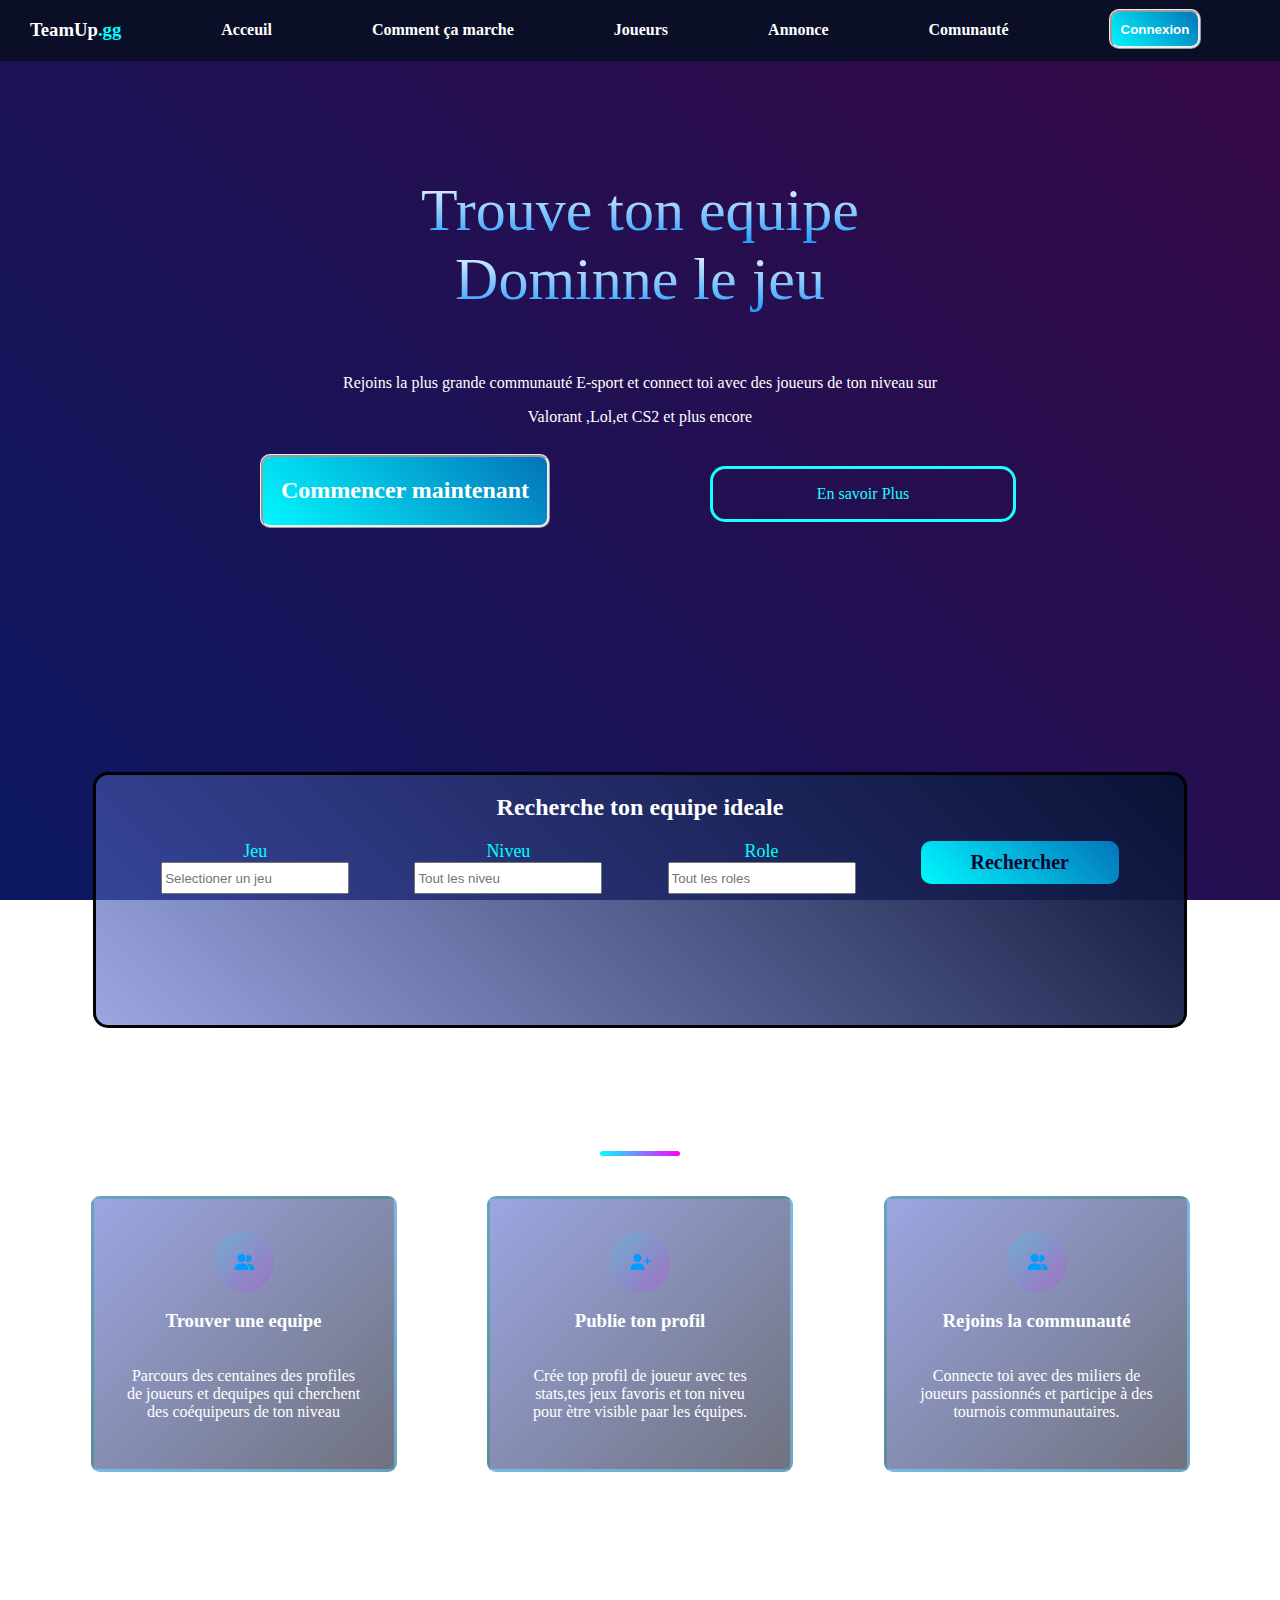
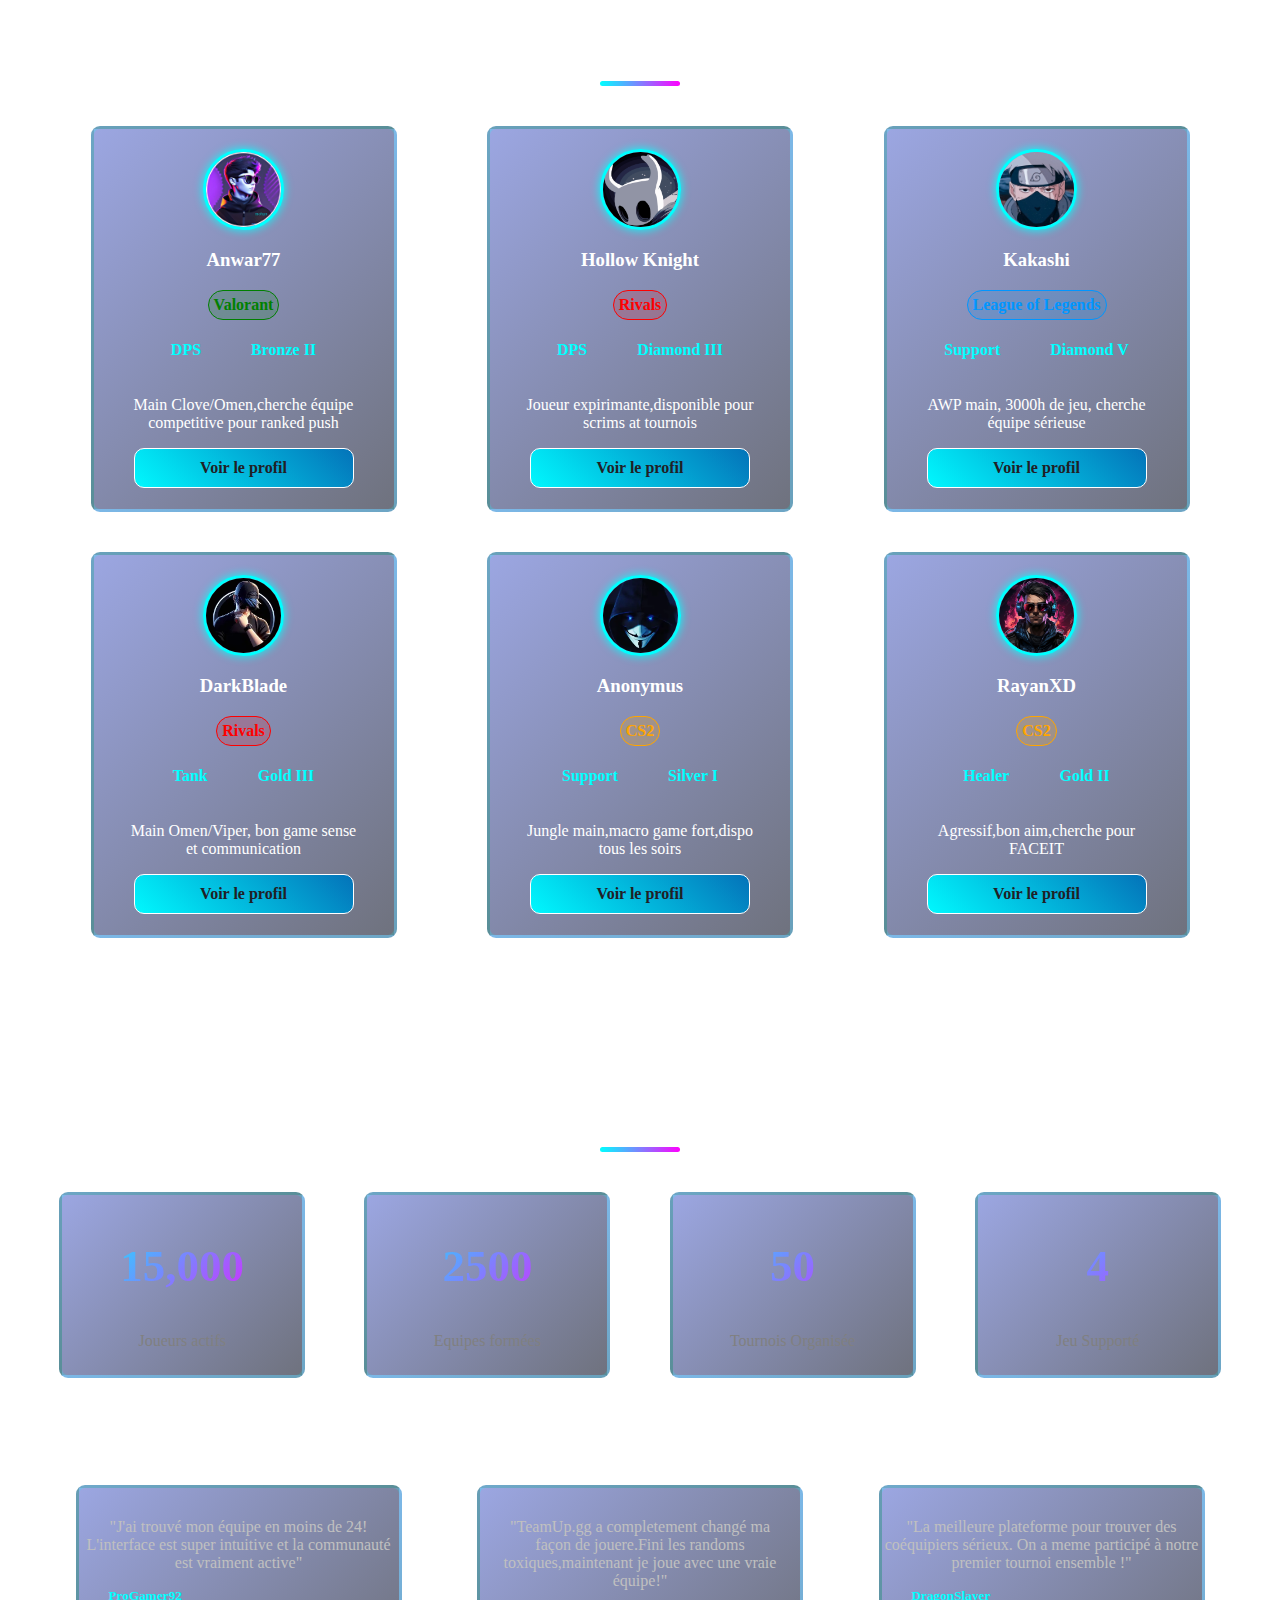
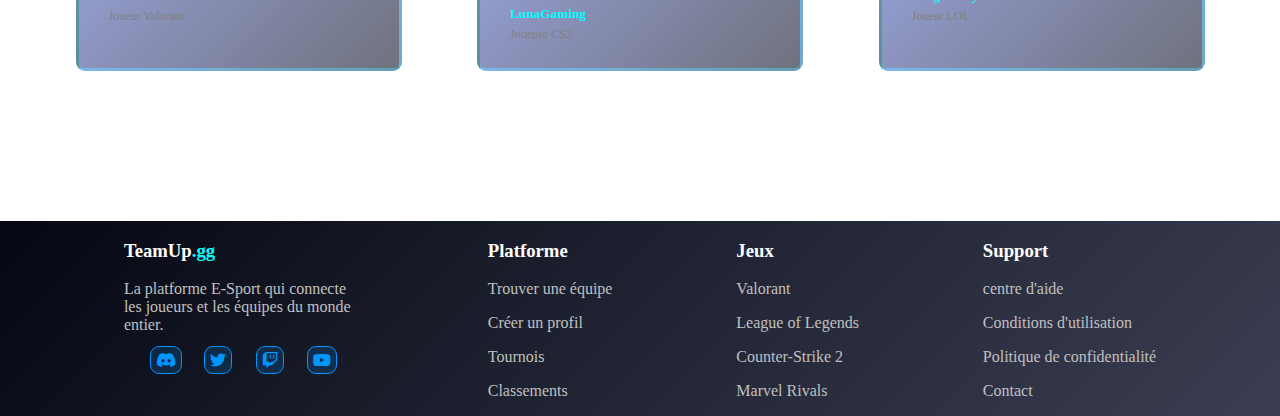
<file: index.html>
<!DOCTYPE html>
<html lang="en">

<head>
    <meta charset="UTF-8">
    <meta name="viewport" content="width=device-width, initial-scale=1.0">
    <title>Acceuil</title>
    <link rel="stylesheet" href="style.css">
    <link rel="stylesheet" href="https://cdnjs.cloudflare.com/ajax/libs/font-awesome/6.5.0/css/all.min.css">
</head>



<body>
    <header>
        <h3 class="centered white" style="margin-left: 30px;">TeamUp<span class="blue">.gg</span> </h3>
        <a href="index.html">
            <h4 class="centered white">Acceuil</h4>
        </a>
        <a href="marche.html">
            <h4 class="centered white">Comment ça marche</h4>
        </a>
        <a href="Joueurs.html">
            <h4 class="centered white">Joueurs</h4>
        </a>
        <a href="anonce.html">
            <h4 class="centered white">Annonce</h4>
        </a>
        <a href="#">
            <h4 class="centered white">Comunauté</h4>
        </a>
        <a
            href="https://www.figma.com/design/F5B2CC9qzQIDfUvNK25Jl6/GenV-First-design-brief-project?node-id=1-2&t=AIgs9ixZDYy6hTfU-0">
            <button class="connection white marl  buttonsize" style="margin-top: 9px;">
                <h4>Connexion</h4>
            </button>
        </a>

    </header>
    <div>

        <p style="margin-top: 115px; margin-bottom: 0px; font-size: 60px;" class="grad1 flex center">Trouve ton equipe
            </h1>
        <p style="font-size: 60px; ; margin-top: 0px" class="grad1 flex center">Dominne le jeu</h1>
        <p style="margin-top: 50px;" class="white  center">Rejoins la plus grande communauté E-sport et connect toi avec
            des joueurs de ton niveau sur </p>
        <p class="white spaceDown center">Valorant ,Lol,et CS2 et plus encore </p>
        <div class="flex">
            <a target="_blank"
                href="https://www.figma.com/design/F5B2CC9qzQIDfUvNK25Jl6/GenV-First-design-brief-project?node-id=1-2&t=AIgs9ixZDYy6hTfU-0"
                class="buttonsize2">
                <h2 class="connection center buttonsize2 white">Commencer maintenant</h2>
            </a>
            <a target="_blank" href="https://www.youtube.com/watch?v=tDqTXipQmBU"
                class="center buttonsize3 buttoncolor">En savoir Plus</a>
        </div>
    </div>
    <div class="flexs">
        <div class="backcolor2 spaceDown">
            <h2 class="white center ">Recherche ton equipe ideale</h2>
            <div class="flex2">
                <div class="col">
                    <label class="aqua" for="jeu">Jeu</label>
                    <input list="options" type="text" class="input" name="jeu" id="jeu"
                        placeholder="Selectioner un jeu">
                    <datalist id="options">
                        <option value="Valorant">
                        <option value="CS2">
                        <option value="League of Legends">
                        <option value="Marvel rivals">
                    </datalist>
                </div>
                <div class="col">
                    <label class="aqua" for="niveueu">Niveu</label>
                    <input list="ranks" type="text" class="input" name="niveau" id="niveau"
                        placeholder="Tout les niveu">
                    <datalist id="ranks">
                        <option value="Diamond">
                        <option value="platinium">
                        <option value="Gold">
                        <option value="Silver">
                        <option value="Bronze">
                    </datalist>
                </div>
                <div class="col">
                    <label class="aqua" for="role">Role</label>
                    <input list="roles" type="text" class="input" name="role" id="role" placeholder="Tout les roles">
                    <datalist id="roles">
                        <option value="Dps">
                        <option value="Tank">
                        <option value="Healer">
                        <option value="Support">

                    </datalist>
                </div>
                <a href="#" target="_blank" class="connection width center"><strong> Rechercher</strong></a>
            </div>

        </div>
    </div>
    
    <h2 class="center white fontsize "> Comment ça marche?</h2>
    </div>
    <div class="flexs spaceDown">
        <div class="line "></div>
    </div>
    <div class="flex2 spaceDown2">
        <div class="width2 flex3 col grad2 ">

            <div class="icon">
                <i class="fa-solid fa-user-group"></i>
            </div>

            <h3 class=" center white">Trouver une equipe</h3>
            <p class="white maxw">Parcours des centaines des profiles de joueurs et dequipes qui cherchent des
                coéquipeurs de ton niveau</p>
        </div>
        <div class="width2 flex3 col grad2">

            <div class="icon">
                <i class="fa-solid fa-user-plus"></i>
            </div>

            <h3 class=" center white">Publie ton profil</h3>
            <p class="white maxw">Crée top profil de joueur avec tes stats,tes jeux favoris et ton niveu pour ètre
                visible paar les équipes.
            </p>
        </div>
        <div class="width2 flex3 col grad2 ">

            <div class="icon">
                <i class="fa-solid fa-user-group"></i>
            </div>

            <h3 class=" center white">Rejoins la communauté</h3>
            <p class="white maxw">Connecte toi avec des miliers de joueurs passionnés et participe à des tournois
                communautaires.</p>
        </div>
    </div>

     <h2 class="center white fontsize"> Joueurs disponibles</h2>
    <div class="flexs spaceDown center">
        <div class="line "></div>
    </div>
    <div class="flex2 spaceDown">
        <div class="width3  col grad2 ">
            <img src="images/pic1.jpg" alt="profile picture">
            <h3 class="white">Anwar77</h3>
            <h4 class="green mar">Valorant</h4>
            <div class="flex2 gap blue">
                <h4>DPS</h4>
                <h4>Bronze II</h4>
            </div>
            <p class="maxw2 white ">Main Clove/Omen,cherche équipe competitive pour ranked push </p>
            <a href="#" target="_blank" class="connection width6 cen"><strong> Voir le profil</strong></a>


        </div>
        <div class="width3  col grad2 ">
            <img src="images/pic6.jpg" alt="profile picture">
            <h3 class="white">Hollow Knight</h3>
            <h4 class="red mar ">Rivals</h4>
            <div class="flex2 gap blue">
                <h4>DPS</h4>
                <h4>Diamond III</h4>
            </div>
            <p class="maxw2 white">Joueur expirimante,disponible pour scrims at tournois</p>
            <a href="#" target="_blank" class="connection width6 cen"><strong> Voir le profil</strong></a>

        </div>
        <div class="width3  col grad2 ">
            <img src="images/pic7.jpg" alt="profile picture">
            <h3 class="white">Kakashi</h3>
            <h4 class="blue2 mar">League of Legends</h4>
            <div class="flex2 gap blue">
                <h4>Support</h4>
                <h4>Diamond V</h4>
            </div>
            <p class="maxw2 white">AWP main, 3000h de jeu, cherche équipe sérieuse</p>
            <a href="#" target="_blank" class="connection width6 cen"><strong> Voir le profil</strong></a>
        </div>
    </div>
    <div class="flex2 spaceDown2">
        <div class="width3  col grad2 ">
            <img src="images/pic2.jpg" alt="profile picture">
            <h3 class="white">DarkBlade</h3>
            <h4 class="red mar ">Rivals</h4>
            <div class="flex2 gap blue">
                <h4>Tank</h4>
                <h4>Gold III</h4>
            </div>
            <p class="maxw2 white">Main Omen/Viper, bon game sense et communication</p>
            <a href="#" target="_blank" class="connection width6 cen"><strong> Voir le profil</strong></a>
        </div>
        <div class="width3  col grad2 ">
            <img src="images/pic4.jpg" alt="profile picture">
            <h3 class="white">Anonymus</h3>
            <h4 class="yellow mar">CS2</h4>
            <div class="flex2 gap blue">
                <h4>Support</h4>
                <h4>Silver I</h4>

            </div>
            <p class="maxw2 white">Jungle main,macro game fort,dispo tous les soirs</p>
            <a href="#" target="_blank" class="connection width6 cen"><strong> Voir le profil</strong></a>
        </div>
        <div class="width3  col grad2 ">
            <img src="images/pic5.jpg" alt="profile picture">
            <h3 class="white">RayanXD</h3>
            <h4 class="yellow mar">CS2</h4>
            <div class="flex2 gap blue">
                <h4>Healer</h4>
                <h4>Gold II</h4>
            </div>
            <p class="maxw2 white">Agressif,bon aim,cherche pour FACEIT</p>
            <a href="#" target="_blank" class="connection width6 cen"><strong> Voir le profil</strong></a>
        </div>
    </div>
    
    

    
    <h2 class="center white fontsize "> Une communauté en pleine croissance</h2>
    <div class="flexs spaceDown center">
        <div class="line "></div>
    </div>
    <div class="flex2 ">
        <div class=" grad2 width4">
            <p class="num spaceDown center">15,000</p>
            <p class="grey center">Joueurs actifs</p>

        </div class=" grad2 width4">
        <div class=" grad2 width4">
            <p class="num spaceDown center">2500</p>
            <p class="grey center">Equipes formées</p>
        </div>
        <div class=" grad2 width4">
            <p class="num spaceDown center">50</p>
            <p class="grey center">Tournois Organisée</p>
        </div>
        <div class=" grad2 width4 spaceDown">
            <p class="num spaceDown center">4</p>
            <p class="grey center">Jeu Supporté</p>
        </div>

    </div>
    <h2 class="center white "> Ce qu'ils disent de nous</h2>
    <div class="flex2 spaceDown2">
        <div class="grad2 width5">
            <div class="flex2 center">
                <p class="silver spaceUp center">"J'ai trouvé mon équipe en moins de 24!
                    L'interface est super intuitive et la communauté est vraiment active"
                </p>
            </div>
            <h5 class="blue mar spaceLeft">ProGamer92</h5>
            <p class="grey spaceLeft fontsize2">Joueur Valorant</p>

        </div>
        <div class="grad2 width5">
            <div class="flex2 center">
                <p class="silver spaceUp center maxw3">"TeamUp.gg a completement changé ma façon de jouere.Fini les
                    randoms toxiques,maintenant je joue avec une
                    vraie équipe!"
                </p>
            </div>
            <h5 class="blue mar spaceLeft">LunaGaming</h5>
            <p class="grey spaceLeft fontsize2">Joueuse CS2</p>

        </div>
        <div class="grad2 width5">
            <div class="flex2 center">
                <p class="silver spaceUp center">"La meilleure plateforme pour trouver des coéquipiers sérieux. On a
                    meme participé à notre premier
                    tournoi ensemble !"</p>
            </div>

            <h5 class="blue mar spaceLeft">DragonSlayer</h5>
            <p class="grey spaceLeft fontsize2">Joueur LOL</p>
        </div>
    </div>
    <footer class="flex2 z">
        <div>
            <h3 class="centered white ">TeamUp<span class="blue">.gg</span> </h3>
            <p class="maxw4 silver">La platforme E-Sport qui connecte les joueurs et les équipes du monde entier. </p>
            <div class="flex2">
                <a href="#" target="_blank" class="cen size">
                    <i class="fa-brands fa-discord blue3"></i>
                </a>
                <a href="#" target="_blank" class="cen size">
                    <i class="fa-brands fa-twitter blue3"></i>
                </a>
                <a href="#" target="_blank" class="cen size">
                    <i class="fa-brands fa-twitch blue3"></i>
                </a>
                <a href="#" target="_blank" class="cen size">
                    <i class="fa-brands fa-youtube blue3  "></i>
                </a>
            </div>
        </div>

        <div>
            <h3 class="white">Platforme</h3>
            <p class="silver">Trouver une équipe</p>
            <p class="silver">Créer un profil</p>
            <p class="silver">Tournois</p>
            <p class="silver">Classements</p>
        </div>
        <div>
            <h3 class="white">Jeux</h3>
            <p class="silver">Valorant</p>
            <p class="silver">League of Legends</p>
            <p class="silver">Counter-Strike 2</p>
            <p class="silver">Marvel Rivals</p>
        </div>
        <div>
            <h3 class="white">Support</h3>
            <p class="silver">centre d'aide</p>
            <p class="silver">Conditions d'utilisation</p>
            <p class="silver">Politique de confidentialité</p>
            <p class="silver">Contact</p>
        </div>
    </footer>
</body>


</html>
</file>
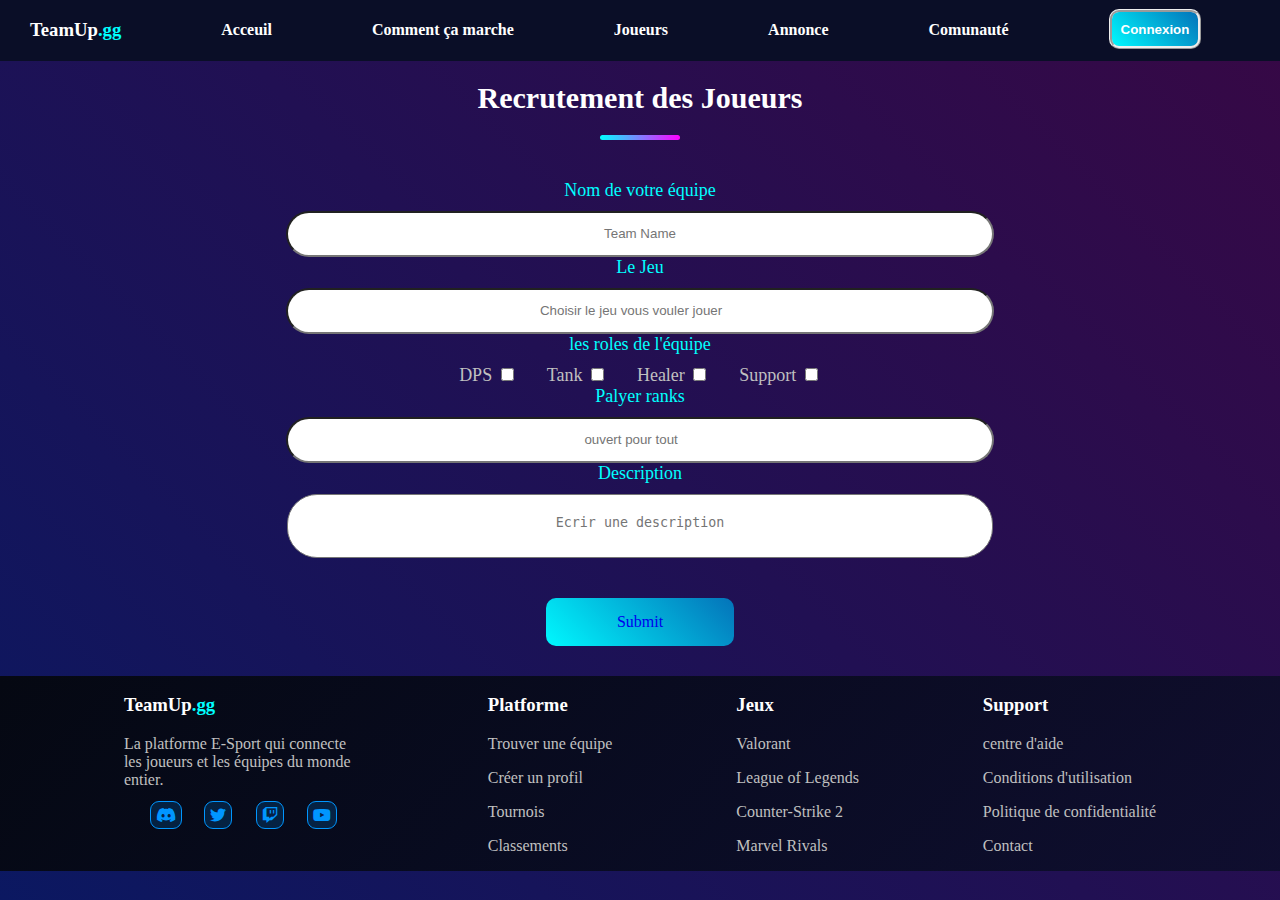
<file: anonce.html>
<!DOCTYPE html>
<html lang="en">

<head>
    <meta charset="UTF-8">
    <meta name="viewport" content="width=device-width, initial-scale=1.0">
    <title>Recrutement</title>
    <link rel="stylesheet" href="style.css">
    <link rel="stylesheet" href="https://cdnjs.cloudflare.com/ajax/libs/font-awesome/6.5.0/css/all.min.css">
</head>
</head>

<body>
    <header>
        <h3 class="centered white" style="margin-left: 30px;">TeamUp<span class="blue">.gg</span> </h3>
         <a href="index.html" >
            <h4 class="centered white">Acceuil</h4>
        </a>
        <a href="marche.html" >
        <h4 class="centered white">Comment ça marche</h4>
        </a>
        <a href="Joueurs.html" >
            <h4 class="centered white">Joueurs</h4>
        </a>
        <a href="anonce.html" >
            <h4 class="centered white">Annonce</h4>
        </a>
        <a href="#" >
            <h4 class="centered white">Comunauté</h4>
        </a>
        <a
            href="https://www.figma.com/design/F5B2CC9qzQIDfUvNK25Jl6/GenV-First-design-brief-project?node-id=1-2&t=AIgs9ixZDYy6hTfU-0">
            <button class="connection white marl  buttonsize" style="margin-top: 9px;">
                <h4>Connexion</h4>
            </button>
        </a>

    </header>
    <h1 class=" white fontsize center">Recrutement des Joueurs</h1>

    <div class="flexs spaceDown center">
        <div class="line "></div>
    </div>
    <label for="equipe" class="center down">Nom de votre équipe</label>
    <div class="flex2 center">
        <input type="text" id="equipe" class="input2" name="equipe" placeholder="Team Name">
    </div>
    <label for="equipe" class="center down">Le Jeu</label>
    <div class="flex2 center">
        <input type="text" list="games" id="equipe" class="input2" name="equipe"
            placeholder="Choisir le jeu vous vouler jouer">
        <datalist id="games">
            <option value="Valorant"></option>
            <option value="CS2"></option>
            <option value="League of legends"></option>
            <option value="Marvel rivals"></option>
        </datalist>

    </div>
    <label for="class" class="center down"> les roles de l'équipe</label>
    <div class="flex center">
        <label class="silver ">DPS
            <input type="checkbox">
        </label>
        <label class="silver">Tank
            <input type="checkbox">
        </label>
        <label class="silver">Healer
            <input type="checkbox">
        </label>
        <label class="silver">Support
            <input type="checkbox">
        </label>
    </div>
    <label for="ranks" class="center down">Palyer ranks</label>
    <div class="flex2 center">
        <input type="text" list="list3" id="ranks" class="input2" name="ranks" placeholder="ouvert pour tout">
        <datalist id="list3">
            <option value="Diamond"></option>
            <option value="platinium"></option>
            <option value="Gold"></option>
            <option value="Silver"></option>
        </datalist>
    </div>
    <label for="desc" class="center  down">Description</label>
    <div class="flex2 center  spaceDown">
        <textarea type="text" id="desc" class="input2 pad " name="desc" placeholder="Ecrir une description"></textarea>
    </div>
    <div class="flex2 center ">
        <a href="#" target="_blank" class="width7 center centered connection"> Submit</a>
    </div>


    <footer class="spaceUp flex2 z">
        <div>
            <h3 class="centered white ">TeamUp<span class="blue">.gg</span> </h3>
            <p class="maxw4 silver">La platforme E-Sport qui connecte les joueurs et les équipes du monde entier. </p>
            <div class="flex2">
                <a href="#" target="_blank" class="cen size">
                    <i class="fa-brands fa-discord blue3"></i>
                </a>
                <a href="#" target="_blank" class="cen size">
                    <i class="fa-brands fa-twitter blue3"></i>
                </a>
                <a href="#" target="_blank" class="cen size">
                    <i class="fa-brands fa-twitch blue3"></i>
                </a>
                <a href="#" target="_blank" class="cen size">
                    <i class="fa-brands fa-youtube blue3  "></i>
                </a>
            </div>
        </div>

        <div>
            <h3 class="white">Platforme</h3>
            <p class="silver">Trouver une équipe</p>
            <p class="silver">Créer un profil</p>
            <p class="silver">Tournois</p>
            <p class="silver">Classements</p>
        </div>
        <div>
            <h3 class="white">Jeux</h3>
            <p class="silver">Valorant</p>
            <p class="silver">League of Legends</p>
            <p class="silver">Counter-Strike 2</p>
            <p class="silver">Marvel Rivals</p>
        </div>
        <div>
            <h3 class="white">Support</h3>
            <p class="silver">centre d'aide</p>
            <p class="silver">Conditions d'utilisation</p>
            <p class="silver">Politique de confidentialité</p>
            <p class="silver">Contact</p>
        </div>
    </footer>
</body>

</html>
</file>
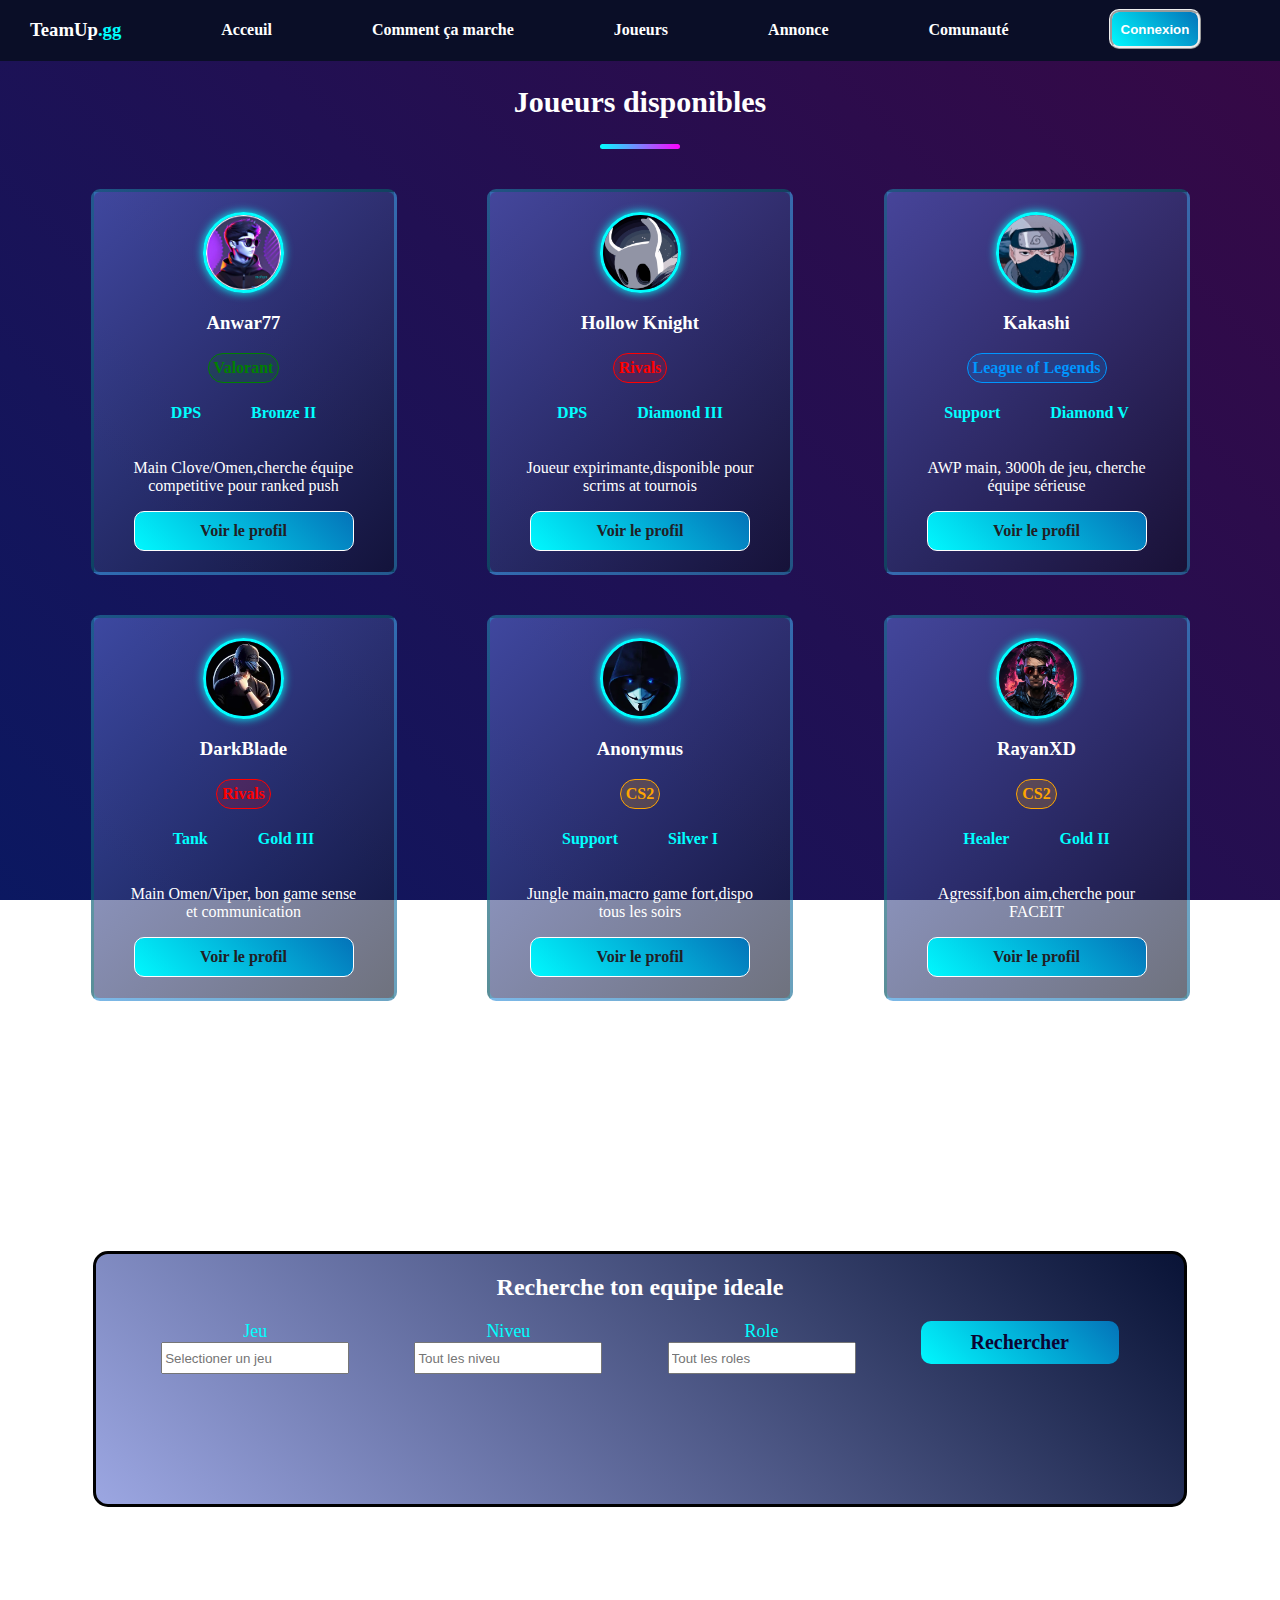
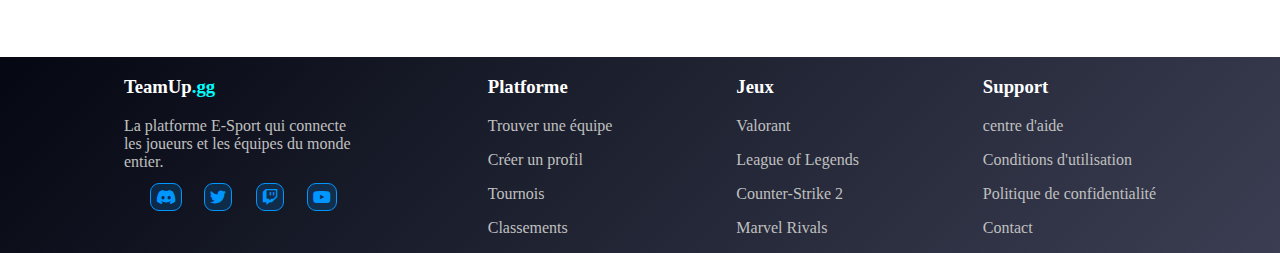
<file: Joueurs.html>
<!DOCTYPE html>
<html lang="en">

<head>
    <meta charset="UTF-8">
    <meta name="viewport" content="width=device-width, initial-scale=1.0">
    <title>Document</title>
    <link rel="stylesheet" href="style.css">
    <link rel="stylesheet" href="https://cdnjs.cloudflare.com/ajax/libs/font-awesome/6.5.0/css/all.min.css">

</head>

<body>
    <header>
        <h3 class="centered white" style="margin-left: 30px;">TeamUp<span class="blue">.gg</span> </h3>
        <a href="index.html">
            <h4 class="centered white">Acceuil</h4>
        </a>
        <a href="marche.html">
            <h4 class="centered white">Comment ça marche</h4>
        </a>
        <a href="Joueurs.html">
            <h4 class="centered white">Joueurs</h4>
        </a>
        <a href="anonce.html">
            <h4 class="centered white">Annonce</h4>
        </a>
        <a href="#">
            <h4 class="centered white">Comunauté</h4>
        </a>
        <a
            href="https://www.figma.com/design/F5B2CC9qzQIDfUvNK25Jl6/GenV-First-design-brief-project?node-id=1-2&t=AIgs9ixZDYy6hTfU-0">
            <button class="connection white marl  buttonsize" style="margin-top: 9px;">
                <h4>Connexion</h4>
            </button>
        </a>

    </header>


    <h2 class="center white fontsize"> Joueurs disponibles</h2>
    <div class="flexs spaceDown center">
        <div class="line "></div>
    </div>
    <div class="flex2 spaceDown">
        <div class="width3  col grad2 ">
            <img src="images/pic1.jpg" alt="profile picture">
            <h3 class="white">Anwar77</h3>
            <h4 class="green mar">Valorant</h4>
            <div class="flex2 gap blue">
                <h4>DPS</h4>
                <h4>Bronze II</h4>
            </div>
            <p class="maxw2 white ">Main Clove/Omen,cherche équipe competitive pour ranked push </p>
            <a href="#" target="_blank" class="connection width6 cen"><strong> Voir le profil</strong></a>


        </div>
        <div class="width3  col grad2 ">
            <img src="images/pic6.jpg" alt="profile picture">
            <h3 class="white">Hollow Knight</h3>
            <h4 class="red mar ">Rivals</h4>
            <div class="flex2 gap blue">
                <h4>DPS</h4>
                <h4>Diamond III</h4>
            </div>
            <p class="maxw2 white">Joueur expirimante,disponible pour scrims at tournois</p>
            <a href="#" target="_blank" class="connection width6 cen"><strong> Voir le profil</strong></a>

        </div>
        <div class="width3  col grad2 ">
            <img src="images/pic7.jpg" alt="profile picture">
            <h3 class="white">Kakashi</h3>
            <h4 class="blue2 mar">League of Legends</h4>
            <div class="flex2 gap blue">
                <h4>Support</h4>
                <h4>Diamond V</h4>
            </div>
            <p class="maxw2 white">AWP main, 3000h de jeu, cherche équipe sérieuse</p>
            <a href="#" target="_blank" class="connection width6 cen"><strong> Voir le profil</strong></a>
        </div>
    </div>
    <div class="flex2">
        <div class="width3  col grad2 ">
            <img src="images/pic2.jpg" alt="profile picture">
            <h3 class="white">DarkBlade</h3>
            <h4 class="red mar ">Rivals</h4>
            <div class="flex2 gap blue">
                <h4>Tank</h4>
                <h4>Gold III</h4>
            </div>
            <p class="maxw2 white">Main Omen/Viper, bon game sense et communication</p>
            <a href="#" target="_blank" class="connection width6 cen"><strong> Voir le profil</strong></a>
        </div>
        <div class="width3  col grad2 ">
            <img src="images/pic4.jpg" alt="profile picture">
            <h3 class="white">Anonymus</h3>
            <h4 class="yellow mar">CS2</h4>
            <div class="flex2 gap blue">
                <h4>Support</h4>
                <h4>Silver I</h4>

            </div>
            <p class="maxw2 white">Jungle main,macro game fort,dispo tous les soirs</p>
            <a href="#" target="_blank" class="connection width6 cen"><strong> Voir le profil</strong></a>
        </div>
        <div class="width3  col grad2 ">
            <img src="images/pic5.jpg" alt="profile picture">
            <h3 class="white">RayanXD</h3>
            <h4 class="yellow mar">CS2</h4>
            <div class="flex2 gap blue">
                <h4>Healer</h4>
                <h4>Gold II</h4>
            </div>
            <p class="maxw2 white">Agressif,bon aim,cherche pour FACEIT</p>
            <a href="#" target="_blank" class="connection width6 cen"><strong> Voir le profil</strong></a>
        </div>
    </div>
    <div class="flexs">
        <div class="backcolor2 spaceDown2">
            <h2 class="white center ">Recherche ton equipe ideale</h2>
            <div class="flex2">
                <div class="col">
                    <label class="aqua" for="jeu">Jeu</label>
                    <input list="options" type="text" class="input" name="jeu" id="jeu"
                        placeholder="Selectioner un jeu">
                    <datalist id="options">
                        <option value="Valorant">
                        <option value="CS2">
                        <option value="League of Legends">
                        <option value="Marvel rivals">
                    </datalist>
                </div>
                <div class="col">
                    <label class="aqua" for="niveueu">Niveu</label>
                    <input list="ranks" type="text" class="input" name="niveau" id="niveau"
                        placeholder="Tout les niveu">
                    <datalist id="ranks">
                        <option value="Diamond">
                        <option value="platinium">
                        <option value="Gold">
                        <option value="Silver">
                        <option value="Bronze">
                    </datalist>
                </div>
                <div class="col">
                    <label class="aqua" for="role">Role</label>
                    <input list="roles" type="text" class="input" name="role" id="role" placeholder="Tout les roles">
                    <datalist id="roles">
                        <option value="Dps">
                        <option value="Tank">
                        <option value="Healer">
                        <option value="Support">

                    </datalist>
                </div>
                <a href="#" target="_blank" class="connection width center"><strong> Rechercher</strong></a>
            </div>

        </div>
    </div>
    <footer class="flex2   z">
        <div >
            <h3 class="centered white ">TeamUp<span class="blue">.gg</span> </h3>
            <p class="maxw4 silver">La platforme E-Sport qui connecte les joueurs et les équipes du monde entier.
            </p>
            <div class="flex2">
                <a href="#" target="_blank" class="cen size">
                    <i class="fa-brands fa-discord blue3"></i>
                </a>
                <a href="#" target="_blank" class="cen size">
                    <i class="fa-brands fa-twitter blue3"></i>
                </a>
                <a href="#" target="_blank" class="cen size">
                    <i class="fa-brands fa-twitch blue3"></i>
                </a>
                <a href="#" target="_blank" class="cen size">
                    <i class="fa-brands fa-youtube blue3  "></i>
                </a>
            </div>
        </div>

        <div>
            <h3 class="white">Platforme</h3>
            <p class="silver">Trouver une équipe</p>
            <p class="silver">Créer un profil</p>
            <p class="silver">Tournois</p>
            <p class="silver">Classements</p>
        </div>
        <div>
            <h3 class="white">Jeux</h3>
            <p class="silver">Valorant</p>
            <p class="silver">League of Legends</p>
            <p class="silver">Counter-Strike 2</p>
            <p class="silver">Marvel Rivals</p>
        </div>
        <div>
            <h3 class="white">Support</h3>
            <p class="silver">centre d'aide</p>
            <p class="silver">Conditions d'utilisation</p>
            <p class="silver">Politique de confidentialité</p>
            <p class="silver">Contact</p>
        </div>
    </footer>
</body>

</html>
</file>
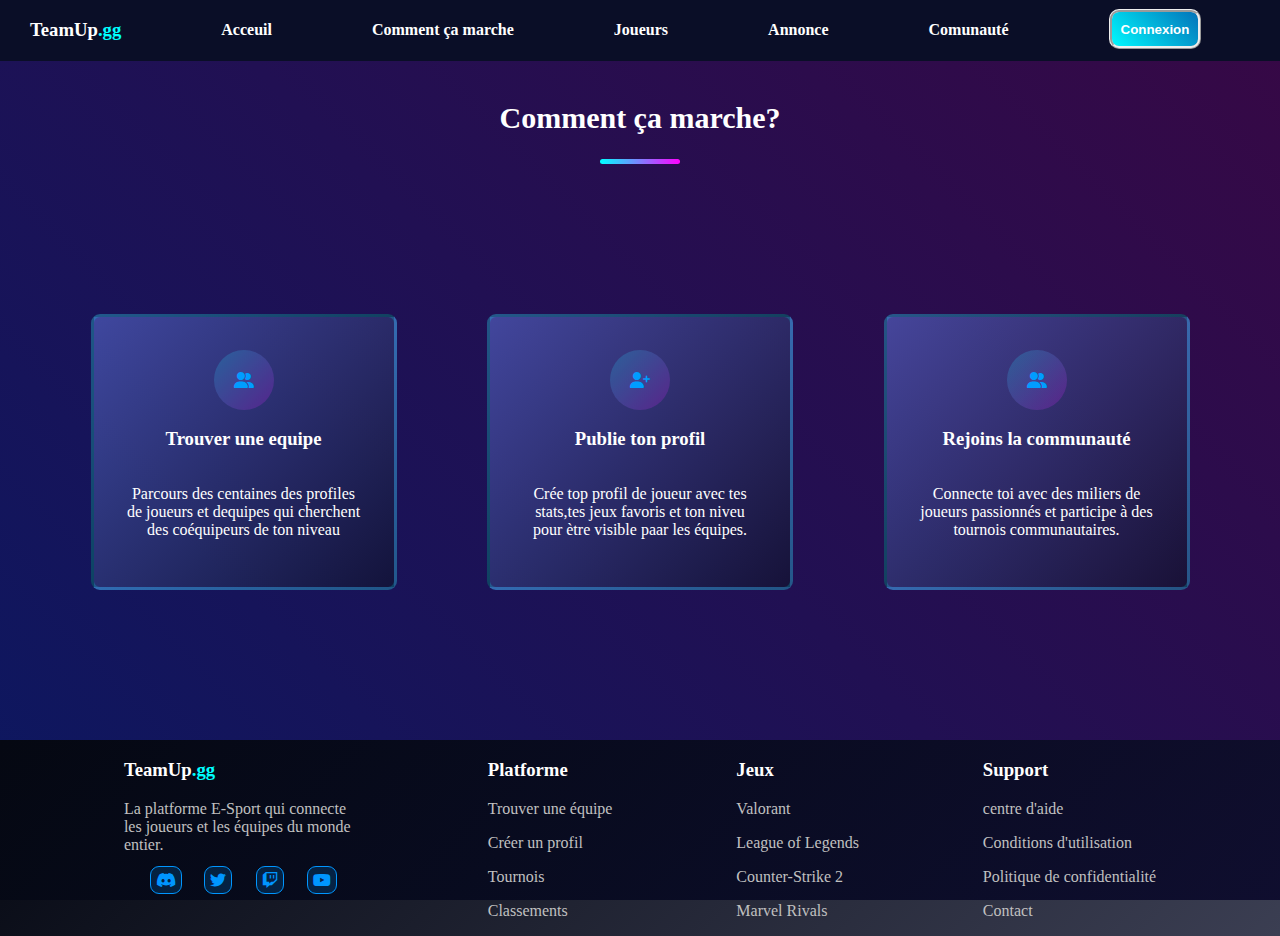
<file: marche.html>
<!DOCTYPE html>
<html lang="en">

<head>
    <meta charset="UTF-8">
    <meta name="viewport" content="width=device-width, initial-scale=1.0">
    <title>Acceuil</title>
    <link rel="stylesheet" href="style.css">
    <link rel="stylesheet" href="https://cdnjs.cloudflare.com/ajax/libs/font-awesome/6.5.0/css/all.min.css">
</head>



<body>
    <header class="spaceDown">
        <h3 class="centered white" style="margin-left: 30px;">TeamUp<span class="blue">.gg</span> </h3>
        <a href="index.html">
            <h4 class="centered white">Acceuil</h4>
        </a>
        <a href="marche.html">
            <h4 class="centered white">Comment ça marche</h4>
        </a>
        <a href="Joueurs.html">
            <h4 class="centered white">Joueurs</h4>
        </a>
        <a href="anonce.html">
            <h4 class="centered white">Annonce</h4>
        </a>
        <a href="#">
            <h4 class="centered white">Comunauté</h4>
        </a>
        <a
            href="https://www.figma.com/design/F5B2CC9qzQIDfUvNK25Jl6/GenV-First-design-brief-project?node-id=1-2&t=AIgs9ixZDYy6hTfU-0">
            <button class="connection white marl  buttonsize" style="margin-top: 9px;">
                <h4>Connexion</h4>
            </button>
        </a>

    </header>

    <h2 class="center white fontsize "> Comment ça marche?</h2>
    </div>
    <div class="flexs spaceDown2">
        <div class="line "></div>
    </div>
    <div class="flex2 spaceDown2">
        <div class="width2 flex3 col grad2 ">

            <div class="icon">
                <i class="fa-solid fa-user-group"></i>
            </div>

            <h3 class=" center white">Trouver une equipe</h3>
            <p class="white maxw">Parcours des centaines des profiles de joueurs et dequipes qui cherchent des
                coéquipeurs de ton niveau</p>
        </div>
        <div class="width2 flex3 col grad2">

            <div class="icon">
                <i class="fa-solid fa-user-plus"></i>
            </div>

            <h3 class=" center white">Publie ton profil</h3>
            <p class="white maxw">Crée top profil de joueur avec tes stats,tes jeux favoris et ton niveu pour ètre
                visible paar les équipes.
            </p>
        </div>
        <div class="width2 flex3 col grad2 ">

            <div class="icon">
                <i class="fa-solid fa-user-group"></i>
            </div>

            <h3 class=" center white">Rejoins la communauté</h3>
            <p class="white maxw">Connecte toi avec des miliers de joueurs passionnés et participe à des tournois
                communautaires.</p>
        </div>
    </div>
    <footer class="flex2 z">
        <div>
            <h3 class="centered white ">TeamUp<span class="blue">.gg</span> </h3>
            <p class="maxw4 silver">La platforme E-Sport qui connecte les joueurs et les équipes du monde entier. </p>
            <div class="flex2">
                <a href="#" target="_blank" class="cen size">
                    <i class="fa-brands fa-discord blue3"></i>
                </a>
                <a href="#" target="_blank" class="cen size">
                    <i class="fa-brands fa-twitter blue3"></i>
                </a>
                <a href="#" target="_blank" class="cen size">
                    <i class="fa-brands fa-twitch blue3"></i>
                </a>
                <a href="#" target="_blank" class="cen size">
                    <i class="fa-brands fa-youtube blue3  "></i>
                </a>
            </div>
        </div>

        <div>
            <h3 class="white">Platforme</h3>
            <p class="silver">Trouver une équipe</p>
            <p class="silver">Créer un profil</p>
            <p class="silver">Tournois</p>
            <p class="silver">Classements</p>
        </div>
        <div>
            <h3 class="white">Jeux</h3>
            <p class="silver">Valorant</p>
            <p class="silver">League of Legends</p>
            <p class="silver">Counter-Strike 2</p>
            <p class="silver">Marvel Rivals</p>
        </div>
        <div>
            <h3 class="white">Support</h3>
            <p class="silver">centre d'aide</p>
            <p class="silver">Conditions d'utilisation</p>
            <p class="silver">Politique de confidentialité</p>
            <p class="silver">Contact</p>
        </div>
    </footer>
</body>


</html>
</file>
<file: style.css>
*{
    text-decoration: none;
}
body{
    margin: 0;
    background: linear-gradient(45deg,#0b1861,#370845);
    background-repeat: no-repeat;
    background-attachment: fixed;
    
}
.buttonsize{
    display: flex;
    padding-top: 0;
    padding-bottom: 0;
    height: 40px;
    align-items: center;
    margin-left: 80px;
    text-decoration: none ;
    cursor: pointer;
}
.buttonsize2{
    display: flex;
    padding-right: 0;
    padding-left: 0;
    height: 80px;
    align-items: center;
    margin-left: 130px;
    width:420px ;
    height: 50px ;
    text-decoration: none ;
    cursor: pointer;
    
    
}
.buttonsize3{
    display: flex;
    padding-right: 0;
    padding-left: 0;
    height: 80px;
    
    align-items: center;
    margin-left: 130px;
    width:300px ;
    height: 50px ;
    text-decoration: none ;
    cursor: pointer;

}
.buttoncolor{
 display: flex;
    background:color-transparent;
    color: #1bfefe;
    border: 40px;
    border: solid #1bfefe;
    
    border-radius: 15px;

}
.backcolor2{
    background: linear-gradient(45deg,#596bce99,#091336);
    height: 250px;
    width: 85%;
    margin-top: 250px;
    border:solid 3px;
    border: color#1bfefe ;
    border-radius: 15px;
    
}
.blue{
    color: #00FFFF;
}
.blue2{
    background-color: #0095ff2d;
    border-color: #0096FF;
    border-style: solid;
    color: #0096FF;
    padding: 5px;
    border-width: 1.5px;
    border-radius: 15px;
}
.blue3{
    background-color: #0095ff2d;
    border-color: #0096FF;
    border-style: solid;
    color: #0096FF;
    padding: 5px;
    border-width: 1.5px;
    border-radius: 9px;
}

.connection{
    display: flex;
    background: linear-gradient(45deg,#00f8fe,#0473b9);
    border: ridge;
    border-radius: 10px;
    padding: 9px;
    outline: none;
    
}
.col{
display: flex;
flex-direction: column;
align-items: center;
}

.cen{
    display: flex;
    justify-content: center;
    align-items: center;
}
.centered{
    align-items: center;
    display: flex;
}
.center{
    display: flex;
    justify-content: center;
    text-align: center;
    
   
}
.fontsize{
    font-size: 30px;
}
.fontsize2{
    font-size: 12px;
    margin-top: 5px;
}

.flex{
    display: flex;
    gap: 30px;
}
.flexs{
    width: auto;
    display: flex;
    justify-content: center;
   
}
.flex2
{
    display: flex;
   justify-content: space-evenly;
    background:linear-gradient(#afb2c7cc,#050812(67, 67, 242)) !important;

}
.flex3
{
    display: flex;
   justify-content: center;

}

.grad1{
    background: linear-gradient(white,#1b98fe);
    -webkit-background-clip: text;
    background-clip: text;
    -webkit-text-fill-color: transparent;
}

.grad2{
    background:linear-gradient(135deg ,#596bce99 ,#0F142899 );
}
.grad3{
    background: linear-gradient(#0A0E27,#1A1F3A);
    background: radial-gradient(#FF00FF,15%,#FF00FF,0);
    background: radial-gradient(#00FFFF,15%,#00FFFF,0%);
}
.green{
    background-color: rgba(0, 128, 0, 0.169);
    border-color: green;
    border-style: solid;
    color: green;
    padding: 5px;
    border-width: 1.5px;
    border-radius: 15px;
}
.gap{
    gap: 50px;
}
.grey{
    color: gray;
}
header{
    display: flex;
    background-color: #0a0e27;
    /* flex-wrap: wrap;
    width: auto; */
    margin: 0px;
    padding: 0px;
    gap:100px;
}

.input{
    width: 180px;
    height: 26px;
}
.input2{
    width: 700px;
    height: 40px;
    border-radius: 30px;
    text-align: center;
}
img{
border-radius: 50%;
border-style: solid;
border-width: 3px ;
border-color: aqua;
box-shadow: 0 0 10px aqua;
height: 75px;
width: 75px;
margin-top: 20px;
}
.icon{
     background:linear-gradient(135deg,#00FFFF33 ,#FF00FF33 );
    width:  60px;
    height: 60px;
    display: flex;
    color: rgb(0, 157, 255);
    justify-content: center;
    align-items: center;
    border-radius: 50%;
}
.line{
    width: 80px;
    height: 5px;
    background: linear-gradient(to right,#00FFFF,#FF00FF);
    border-radius: 10px ;
}

label{
    color: aqua;
    font-size: 18px;
}
.maxw{
    max-width: 30ch;
    text-align: center;
}
.maxw2{
    max-width: 30ch;
    text-align: center;
}
.maxw3{
    max-width: 280px;

}
.maxw4{
    max-width: 30ch;
}
.mar{
    margin-top: 0;
    margin-bottom: 0;
}
.marl{
    margin-left: 0;
}
 /* background-clip: text;   */
.num{
    font-size: 45px;
    font-weight: bold;
  background: linear-gradient(135deg ,#00FFFF,#FF00FF);
  -webkit-background-clip: text;  
         
  -webkit-text-fill-color: transparent;
}
.pad{padding-top: 20px;
    
}

.red{
     background-color: rgba(255, 0, 0, 0.155);
    border-color: red;
    border-style: solid;
    color: red;
    padding: 5px;
    border-width: 1.5px;
    border-radius: 15px;
}
.size{
    width: 20px;
    height: 20px;
}
.spaceDown{
    margin-bottom: 40px;
}
.spaceDown2{
    margin-bottom: 150px;
}
.down{
    margin-bottom: 10px;
}
.spaceLeft{
    margin-left: 30px;
}
.spaceUp{
    margin-top: 30px;
}
.silver{
    color: silver;
}
textarea{
    resize: none;
}
.width{
width: 180px;
height: 25px;
align-items: center;
font-size: 20px;
color: #0b0432;
border: 0.1px;
border-color: aqua;
}
.width2{
   
    width: 300px;
    height: 270px; 
    border-width:  3px ;
     border-style: solid;
    border-color:  #00FFFF33;
   
    border-radius: 9px;
}
.width3{
   
    width: 300px;
    height: 380px; 
    border-width:  3px ;
     border-style: solid;
    border-color:  #00FFFF33;
   
    border-radius: 9px;
}
.width4{
     width: 240px;
    height: 180px; 
    border-width:  3px ;
     border-style: solid;
    border-color:  #00FFFF33;
   
    border-radius: 9px;
}
.width5{
     width: 320px;
    height: 180px; 
    border-width:  3px ;
     border-style: solid;
    border-color:  #00FFFF33;
   
    border-radius: 9px;
}
.width6{
    width: 200px;
    height: 20px;
    border-color: white;
    border-width: 0.1px;
    border-style: inherit ;
    color: rgb(32, 32, 37);
}
.width7{
    height: 30px;
    width: 170px;
    border: none;
}

.white  
{
    color: white;
}
.wrap{
    flex-wrap: wrap;
}
.yellow{
    background-color: #ffa60035;
    border-color: #FFA500;
    border-style: solid;
    color: #FFA500;
    padding: 5px;
    border-width: 1.5px;
    border-radius: 15px;
}
.z{

    background: linear-gradient(315deg,#0A0E27CC,#050812);

}
</file>
